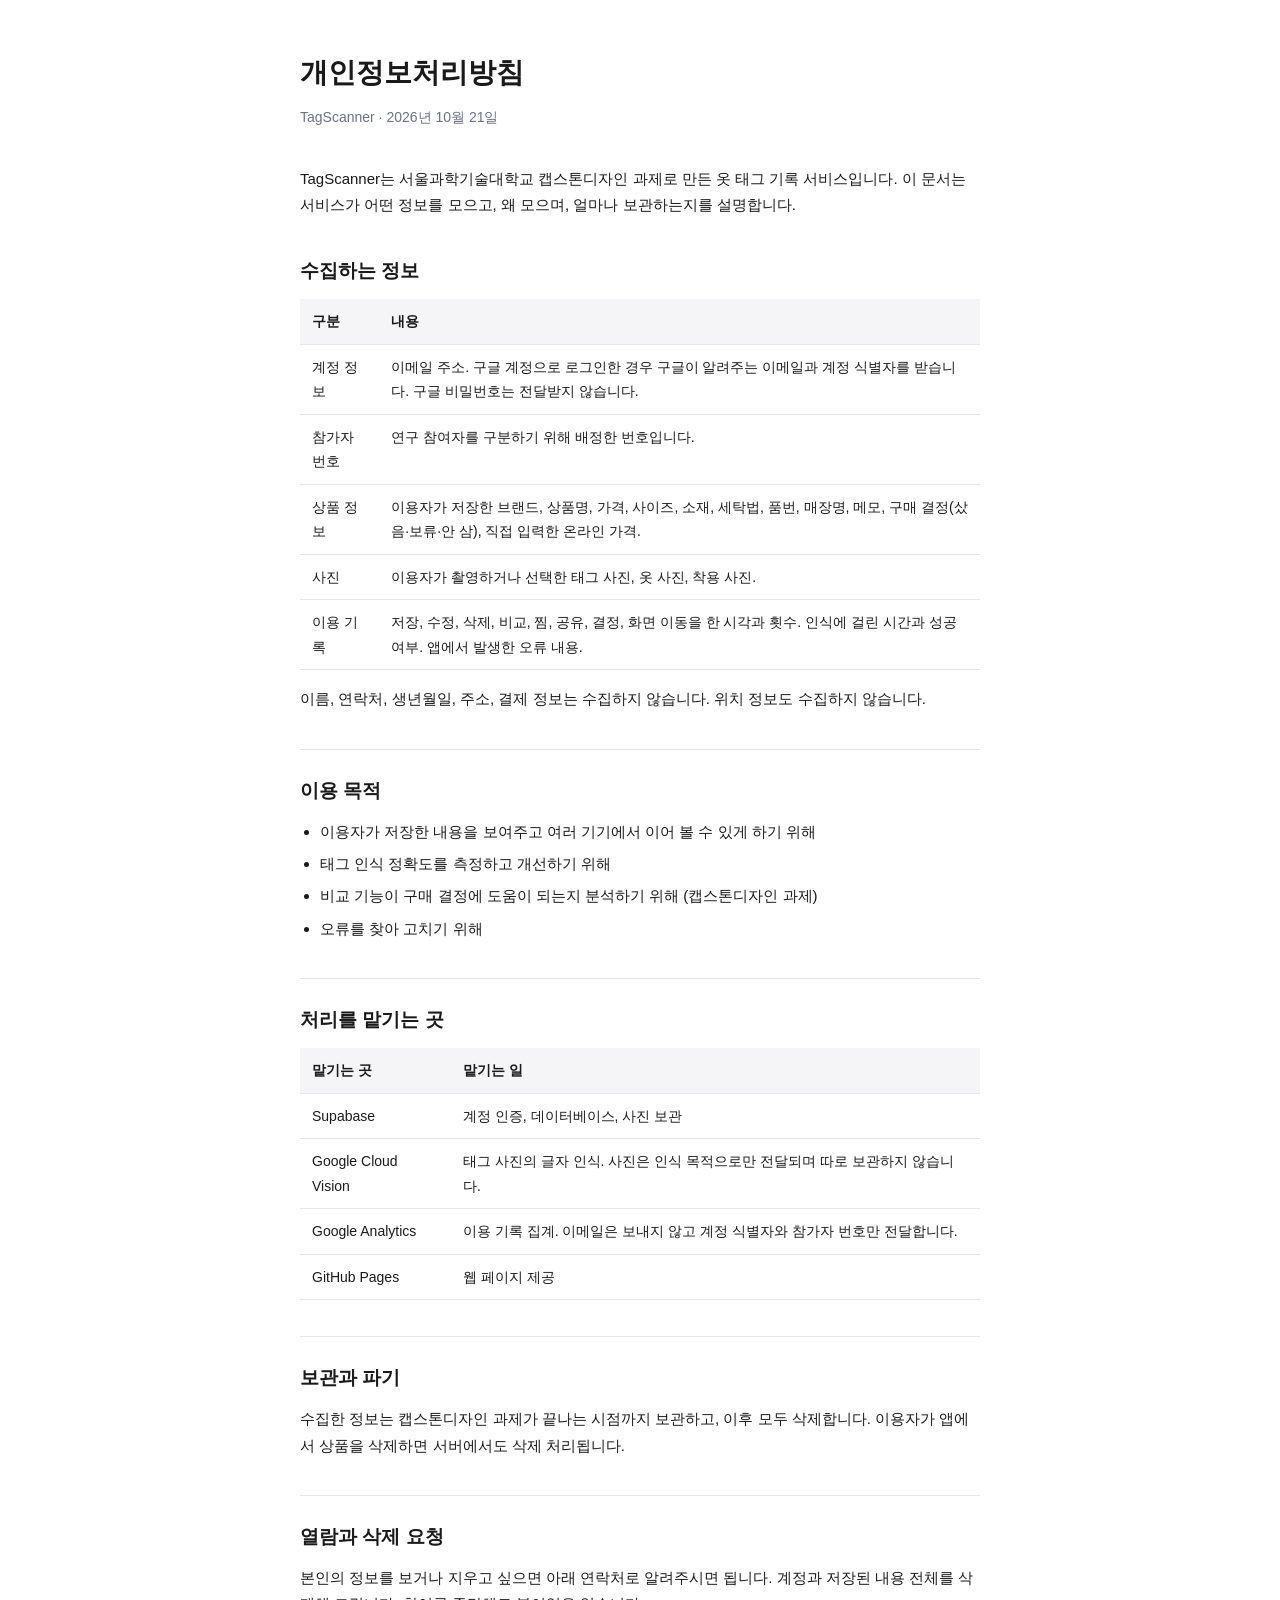
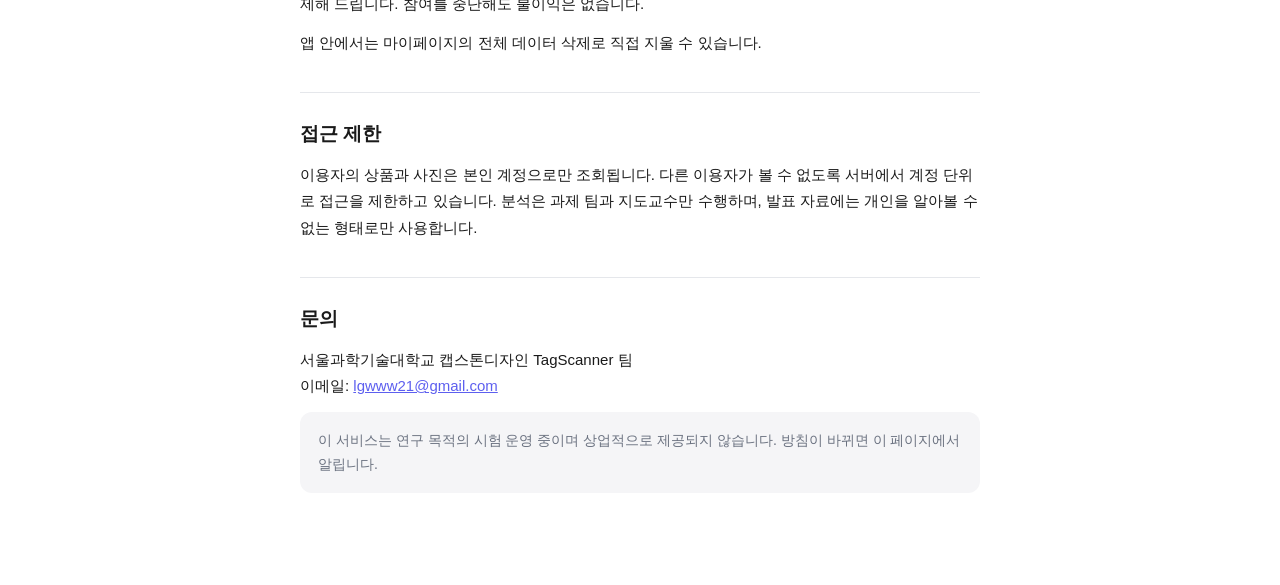
<file: privacy.html>
<!DOCTYPE html>
<html lang="ko">
<head>
  <meta charset="UTF-8">
  <meta name="viewport" content="width=device-width, initial-scale=1.0">
  <title>개인정보처리방침 | TagScanner</title>
  <meta name="description" content="TagScanner가 수집하는 정보와 이용 목적, 보관 기간, 삭제 요청 방법을 안내합니다.">
  <style>
    :root {
      --text: #1A1A1A;
      --muted: #6B7280;
      --line: #E5E7EB;
      --bg: #FFFFFF;
      --soft: #F5F5F7;
    }
    * { box-sizing: border-box; margin: 0; padding: 0; }
    body {
      font-family: 'Pretendard', 'Apple SD Gothic Neo', 'Malgun Gothic', sans-serif;
      background: var(--bg);
      color: var(--text);
      line-height: 1.75;
      -webkit-font-smoothing: antialiased;
    }
    main { max-width: 720px; margin: 0 auto; padding: 48px 20px 80px; }
    h1 { font-size: 28px; font-weight: 800; margin-bottom: 8px; }
    .updated { color: var(--muted); font-size: 14px; margin-bottom: 36px; }
    h2 {
      font-size: 19px;
      font-weight: 700;
      margin: 36px 0 12px;
      padding-top: 24px;
      border-top: 1px solid var(--line);
    }
    h2:first-of-type { border-top: none; padding-top: 0; }
    p { margin-bottom: 12px; font-size: 15px; }
    ul { margin: 0 0 12px 20px; font-size: 15px; }
    li { margin-bottom: 6px; }
    table { width: 100%; border-collapse: collapse; margin: 12px 0 16px; font-size: 14px; }
    th, td { text-align: left; padding: 10px 12px; border-bottom: 1px solid var(--line); vertical-align: top; }
    th { background: var(--soft); font-weight: 700; }
    .note { background: var(--soft); border-radius: 12px; padding: 16px 18px; font-size: 14px; color: var(--muted); }
    a { color: #5D5FEF; }
    @media (prefers-color-scheme: dark) {
      :root { --text: #F5F5F7; --muted: #9CA3AF; --line: #2E2E33; --bg: #1A1A1E; --soft: #26262B; }
    }
  </style>
</head>
<body>
  <main>
    <h1>개인정보처리방침</h1>
    <p class="updated">TagScanner · 2026년 10월 21일</p>

    <p>
      TagScanner는 서울과학기술대학교 캡스톤디자인 과제로 만든 옷 태그 기록 서비스입니다.
      이 문서는 서비스가 어떤 정보를 모으고, 왜 모으며, 얼마나 보관하는지를 설명합니다.
    </p>

    <h2>수집하는 정보</h2>
    <table>
      <tr><th>구분</th><th>내용</th></tr>
      <tr>
        <td>계정 정보</td>
        <td>이메일 주소. 구글 계정으로 로그인한 경우 구글이 알려주는 이메일과 계정 식별자를 받습니다.
            구글 비밀번호는 전달받지 않습니다.</td>
      </tr>
      <tr>
        <td>참가자 번호</td>
        <td>연구 참여자를 구분하기 위해 배정한 번호입니다.</td>
      </tr>
      <tr>
        <td>상품 정보</td>
        <td>이용자가 저장한 브랜드, 상품명, 가격, 사이즈, 소재, 세탁법, 품번, 매장명, 메모,
            구매 결정(샀음·보류·안 삼), 직접 입력한 온라인 가격.</td>
      </tr>
      <tr>
        <td>사진</td>
        <td>이용자가 촬영하거나 선택한 태그 사진, 옷 사진, 착용 사진.</td>
      </tr>
      <tr>
        <td>이용 기록</td>
        <td>저장, 수정, 삭제, 비교, 찜, 공유, 결정, 화면 이동을 한 시각과 횟수.
            인식에 걸린 시간과 성공 여부. 앱에서 발생한 오류 내용.</td>
      </tr>
    </table>

    <p>
      이름, 연락처, 생년월일, 주소, 결제 정보는 수집하지 않습니다.
      위치 정보도 수집하지 않습니다.
    </p>

    <h2>이용 목적</h2>
    <ul>
      <li>이용자가 저장한 내용을 보여주고 여러 기기에서 이어 볼 수 있게 하기 위해</li>
      <li>태그 인식 정확도를 측정하고 개선하기 위해</li>
      <li>비교 기능이 구매 결정에 도움이 되는지 분석하기 위해 (캡스톤디자인 과제)</li>
      <li>오류를 찾아 고치기 위해</li>
    </ul>

    <h2>처리를 맡기는 곳</h2>
    <table>
      <tr><th>맡기는 곳</th><th>맡기는 일</th></tr>
      <tr><td>Supabase</td><td>계정 인증, 데이터베이스, 사진 보관</td></tr>
      <tr><td>Google Cloud Vision</td><td>태그 사진의 글자 인식. 사진은 인식 목적으로만 전달되며 따로 보관하지 않습니다.</td></tr>
      <tr><td>Google Analytics</td><td>이용 기록 집계. 이메일은 보내지 않고 계정 식별자와 참가자 번호만 전달합니다.</td></tr>
      <tr><td>GitHub Pages</td><td>웹 페이지 제공</td></tr>
    </table>

    <h2>보관과 파기</h2>
    <p>
      수집한 정보는 캡스톤디자인 과제가 끝나는 시점까지 보관하고, 이후 모두 삭제합니다.
      이용자가 앱에서 상품을 삭제하면 서버에서도 삭제 처리됩니다.
    </p>

    <h2>열람과 삭제 요청</h2>
    <p>
      본인의 정보를 보거나 지우고 싶으면 아래 연락처로 알려주시면 됩니다.
      계정과 저장된 내용 전체를 삭제해 드립니다. 참여를 중단해도 불이익은 없습니다.
    </p>
    <p>
      앱 안에서는 마이페이지의 전체 데이터 삭제로 직접 지울 수 있습니다.
    </p>

    <h2>접근 제한</h2>
    <p>
      이용자의 상품과 사진은 본인 계정으로만 조회됩니다.
      다른 이용자가 볼 수 없도록 서버에서 계정 단위로 접근을 제한하고 있습니다.
      분석은 과제 팀과 지도교수만 수행하며, 발표 자료에는 개인을 알아볼 수 없는 형태로만 사용합니다.
    </p>

    <h2>문의</h2>
    <p>
      서울과학기술대학교 캡스톤디자인 TagScanner 팀<br>
      이메일: <a href="mailto:lgwww21@gmail.com">lgwww21@gmail.com</a>
    </p>

    <p class="note">
      이 서비스는 연구 목적의 시험 운영 중이며 상업적으로 제공되지 않습니다.
      방침이 바뀌면 이 페이지에서 알립니다.
    </p>
  </main>
</body>
</html>
</file>
